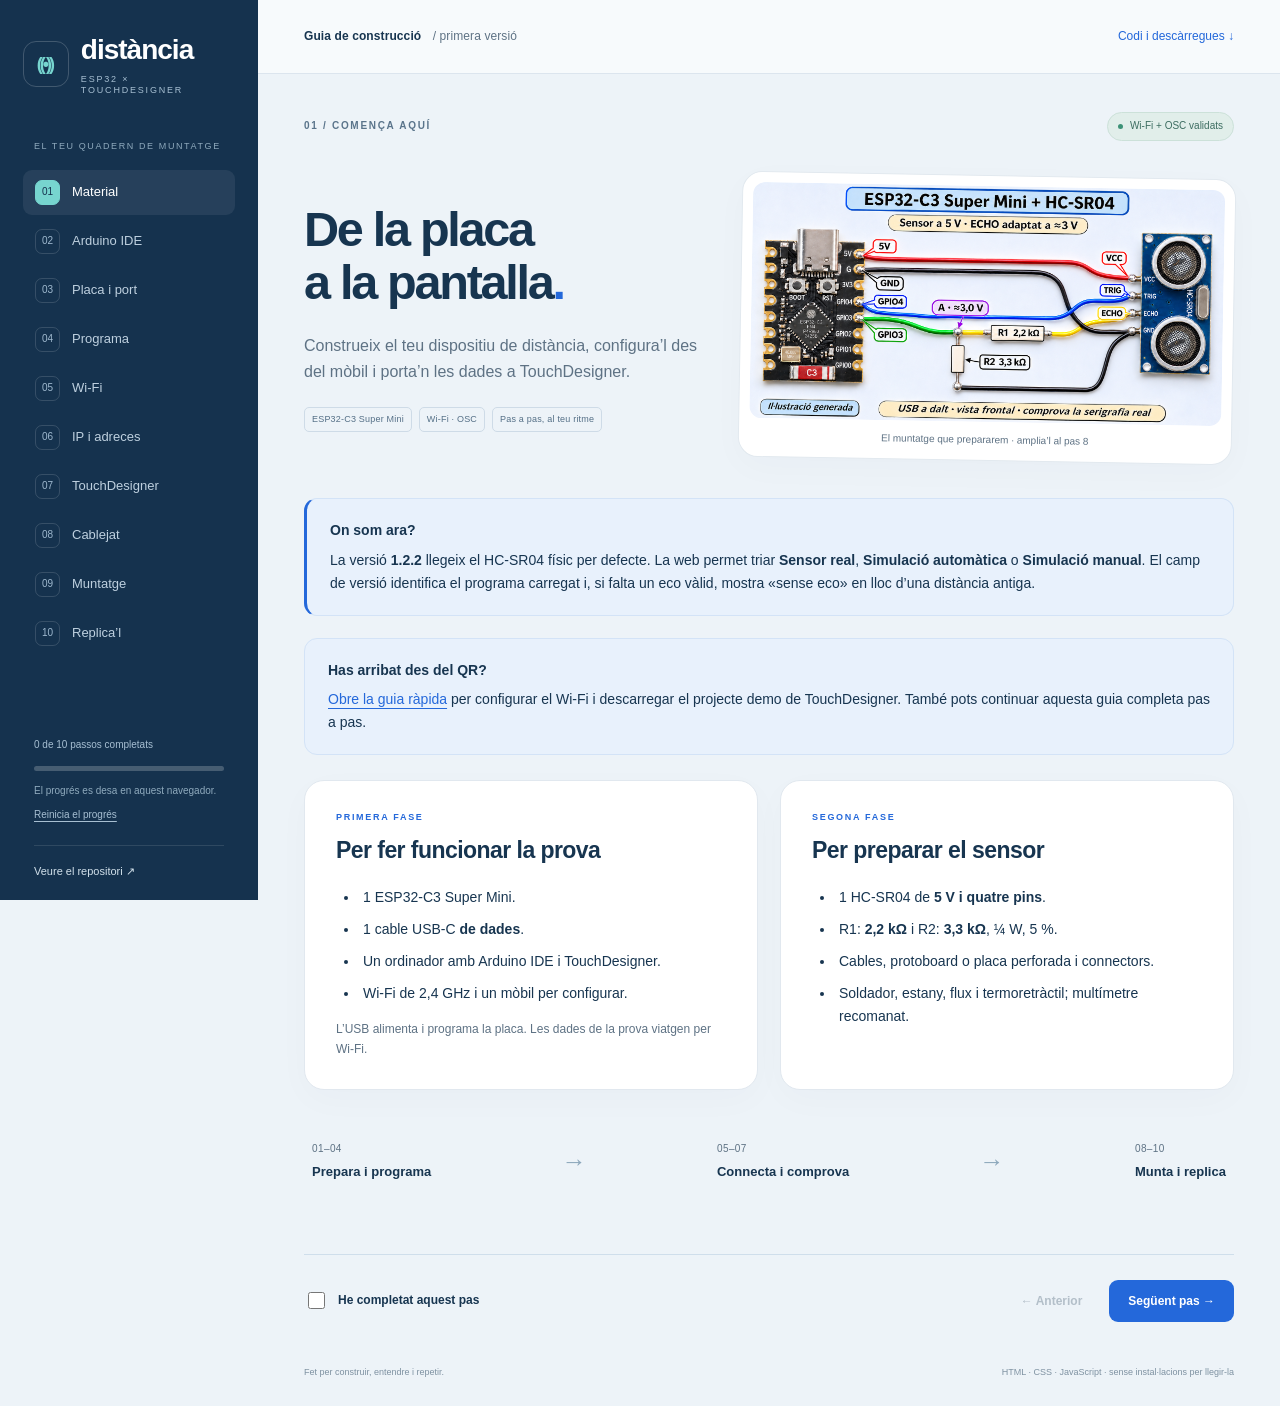
<file: docs/index.html>
<!doctype html>
<html lang="ca">
<head>
  <meta charset="utf-8">
  <meta name="viewport" content="width=device-width, initial-scale=1">
  <meta name="theme-color" content="#173e67">
  <meta name="description" content="Guia il·lustrada per preparar un ESP32-C3 Super Mini, configurar el Wi-Fi i enviar distàncies a TouchDesigner per OSC.">
  <title>Distància · ESP32 × TouchDesigner</title>
  <link rel="icon" href="assets/favicon.svg" type="image/svg+xml">
  <link rel="stylesheet" href="styles.css">
  <script src="app.js" defer></script>
</head>
<body>
<a class="skip-link" href="#pas">Ves al pas actual</a>
<aside class="sidebar" aria-label="Navegació de la guia">
  <a class="brand" href="#preparar"><span class="brand-mark" aria-hidden="true">((•))</span><span>distància<span class="brand-sub">ESP32 × TOUCHDESIGNER</span></span></a>
  <div class="side-intro">EL TEU QUADERN DE MUNTATGE</div>
  <nav id="step-nav" aria-label="Passos"></nav>
  <div class="side-bottom"><span id="progress-label">0 de 10 passos completats</span><progress id="progress" value="0" max="10"></progress><p>El progrés es desa en aquest navegador.</p><button class="text-button" id="reset-progress">Reinicia el progrés</button><a class="repo-link" href="https://github.com/jrevelldev/esp32-ultrasonic-touchdesigner" target="_blank" rel="noopener">Veure el repositori ↗</a></div>
</aside>
<div class="workspace">
  <header class="topbar"><span class="topbar-title">Guia de construcció <span class="muted">/ primera versió</span></span><a href="#programa" class="small-link">Codi i descàrregues ↓</a></header>
  <main id="pas" tabindex="-1">
    <div class="mobile-nav"><label for="mobile-steps">Ves a un pas</label><select id="mobile-steps"></select></div>
    <div class="step-heading"><span id="eyebrow" class="eyebrow">01 / COMENÇA AQUÍ</span><span class="version-badge"><i></i> Wi-Fi + OSC validats</span></div>

    <section class="step" id="preparar" data-title="Prepara el material" data-short="Material" data-category="COMENÇA AQUÍ">
      <div class="hero"><div><h1>De la placa<br>a la pantalla<span class="accent">.</span></h1><p class="lead">Construeix el teu dispositiu de distància, configura’l des del mòbil i porta’n les dades a TouchDesigner.</p><div class="hero-tags"><span>ESP32-C3 Super Mini</span><span>Wi-Fi · OSC</span><span>Pas a pas, al teu ritme</span></div></div><div class="hero-visual"><img src="assets/connexio-illustrada.png" alt="Il·lustració conceptual del cablejat de l’ESP32-C3 i el HC-SR04 amb dues resistències" width="1774" height="887"><span class="image-caption">El muntatge que prepararem · amplia’l al pas 8</span></div></div>
      <div class="notice status"><strong>On som ara?</strong><p>La versió <b>1.2.2</b> llegeix el HC-SR04 físic per defecte. La web permet triar <b>Sensor real</b>, <b>Simulació automàtica</b> o <b>Simulació manual</b>. El camp de versió identifica el programa carregat i, si falta un eco vàlid, mostra «sense eco» en lloc d’una distància antiga.</p></div>
      <div class="notice"><b>Has arribat des del QR?</b><p><a href="comenca.html">Obre la guia ràpida</a> per configurar el Wi-Fi i descarregar el projecte demo de TouchDesigner. També pots continuar aquesta guia completa pas a pas.</p></div>
      <div class="two-col"><article class="card"><span class="card-kicker">PRIMERA FASE</span><h2>Per fer funcionar la prova</h2><ul class="materials"><li>1 ESP32-C3 Super Mini.</li><li>1 cable USB-C <b>de dades</b>.</li><li>Un ordinador amb Arduino IDE i TouchDesigner.</li><li>Wi-Fi de 2,4 GHz i un mòbil per configurar.</li></ul><p class="hint">L’USB alimenta i programa la placa. Les dades de la prova viatgen per Wi-Fi.</p></article><article class="card"><span class="card-kicker">SEGONA FASE</span><h2>Per preparar el sensor</h2><ul class="materials"><li>1 HC-SR04 de <b>5 V i quatre pins</b>.</li><li>R1: <b>2,2 kΩ</b> i R2: <b>3,3 kΩ</b>, ¼ W, 5 %.</li><li>Cables, protoboard o placa perforada i connectors.</li><li>Soldador, estany, flux i termoretràctil; multímetre recomanat.</li></ul></article></div>
      <div class="path-strip"><span>01–04<br><b>Prepara i programa</b></span><i>→</i><span>05–07<br><b>Connecta i comprova</b></span><i>→</i><span>08–10<br><b>Munta i replica</b></span></div>
    </section>

    <section class="step" id="arduino" data-title="Instal·la Arduino IDE" data-short="Arduino IDE" data-category="PREPARA L’ORDINADOR" hidden>
      <h1>La teva taula de treball.</h1><p class="lead">Arduino IDE és l’aplicació amb què copiaràs el programa i el carregaràs a la placa. Només cal preparar-la una vegada per ordinador.</p>
      <article class="card"><h2>1. Descarrega i obre Arduino IDE 2</h2><ol class="instructions"><li>Ves a <a href="https://www.arduino.cc/en/software/" target="_blank" rel="noopener">arduino.cc/en/software ↗</a> i descarrega Arduino IDE 2 per al teu sistema. Al Mac, tria la versió adequada per Apple Silicon o Intel.</li><li>Al Mac, obre el fitxer descarregat i arrossega <b>Arduino IDE</b> a <b>Aplicacions</b>. Obre’l.</li><li>Connecta l’ESP directament a l’ordinador amb el cable USB-C. Si s’encén però no apareix cap port, prova un altre cable de dades i evita inicialment els hubs.</li></ol><div class="notice"><b>Versió amb què hem fet la prova</b><p>Arduino IDE 2.3.10 i paquet ESP32 3.3.12. Són les versions utilitzades en aquest projecte; no significa que siguin sempre les últimes.</p></div></article>
      <article class="card"><h2>2. Afegeix les plaques d’Espressif</h2><ol class="instructions"><li>Obre <b>Arduino IDE → Settings…</b> al Mac; a Windows/Linux, <b>File → Preferences</b>.</li><li>Al camp <b>Additional boards manager URLs</b>, afegeix aquesta adreça. Si ja n’hi ha d’altres, conserva-les i afegeix aquesta en una línia nova des del botó del costat.</li></ol><div class="copy-line"><code id="boards-url">https://espressif.github.io/arduino-esp32/package_esp32_index.json</code><button data-copy="boards-url">Copia</button></div><ol class="instructions" start="3"><li>Desa els ajustos. A l’esquerra, obre <b>Boards Manager</b> (icona de placa) i busca <b>esp32</b>.</li><li>Instal·la <b>esp32 by Espressif Systems</b>. Per reproduir la prova, selecciona <b>3.3.12</b> si està disponible. Espera que indiqui <b>installed</b>.</li></ol><div class="ide-mock" role="img" aria-label="Referència visual del paquet correcte: esp32 by Espressif Systems, versió 3.3.12, installed"><div class="mock-toolbar">BOARDS MANAGER <span>⌕ esp32</span></div><div class="mock-package"><span class="chip-icon" aria-hidden="true">▦</span><div><b>esp32</b><small>by Espressif Systems</small><span class="installed">3.3.12 installed</span></div><span class="mock-check">✓</span></div></div><p class="hint">Aquesta és una representació orientativa de la interfície. «Arduino ESP32 Boards by Arduino» és un altre paquet i no és el que fem servir aquí.</p></article>
      <article class="card"><h2>3. Biblioteques: ja les tens</h2><p>El programa actual fa servir <code>WiFi</code>, <code>WebServer</code>, <code>DNSServer</code>, <code>Preferences</code>, <code>WiFiUdp</code> i <code>esp_mac.h</code>. Tot ve inclòs amb el paquet d’Espressif.</p><p><b>No cal instal·lar cap biblioteca addicional al Library Manager.</b> WiFiManager i les biblioteques Adafruit que vam provar al principi no són necessàries per a aquesta versió.</p><p>Si apareix «WiFi.h: No such file or directory», revisa que el paquet ESP32 estigui instal·lat i que hagis seleccionat una placa ESP32 al pas següent.</p></article>
      <p class="source">Referència: <a href="https://docs.espressif.com/projects/arduino-esp32/en/latest/installing.html" target="_blank" rel="noopener">instal·lació oficial d’Arduino-ESP32 ↗</a>.</p>
    </section>

    <section class="step" id="placa" data-title="Selecciona la placa" data-short="Placa i port" data-category="PREPARA L’ORDINADOR" hidden>
      <h1>La placa correcta.<br>El port correcte.</h1><p class="lead">La Super Mini porta un ESP32-C3. A Arduino la seleccionarem amb el perfil genèric del C3.</p>
      <article class="card"><h2>Fes aquests ajustos</h2><ol class="instructions"><li>Al desplegable superior d’Arduino, prem <b>Select other board and port…</b>.</li><li>Busca i selecciona <b>ESP32C3 Dev Module</b>.</li><li>Selecciona el port USB de la placa. Al Mac acostuma a ser <code>/dev/cu.usbmodem…</code>; a Windows, <code>COM…</code>; a Linux, <code>/dev/ttyACM…</code>.</li><li>A <b>Tools → USB CDC On Boot</b>, selecciona <b>Enabled</b>. Mantén la resta dels ajustos per defecte del perfil.</li></ol><div class="settings-table"><div><span>Board</span><b>ESP32C3 Dev Module</b></div><div><span>USB CDC On Boot</span><b>Enabled</b></div><div><span>Port</span><b>El que apareix en connectar l’ESP</b></div><div><span>Serial Monitor</span><b>115200 baud</b></div></div><p class="hint">El nom «Unknown» o «unconfirmed board» pot aparèixer si l’IDE no reconeix automàticament la Super Mini. Pots associar-hi el perfil manualment.</p></article>
      <details class="card"><summary>No sé quin port és</summary><p>Desconnecta la placa i mira la llista de ports. Torna-la a connectar i tria el port nou. Els ports Bluetooth i <code>debug-console</code> no corresponen a aquesta connexió USB.</p><p>Si no apareix: prova un altre cable de dades i un altre connector USB. Si cal entrar al carregador, mantén <b>BOOT</b>, prem i deixa anar <b>RESET</b> i després deixa anar <b>BOOT</b>. Revisa de nou els ports.</p><p>Les Super Mini habituals utilitzen l’USB natiu del C3. No instal·lis un controlador CH340 o CP210x tret que la teva placa realment incorpori aquest convertidor.</p></details>
      <div class="notice warning"><b>«This chip is ESP32-C3, not ESP32»</b><p>Has triat <b>ESP32 Dev Module</b>. Canvia’l per <b>ESP32C3 Dev Module</b> i torna a carregar. No cal canviar el cablejat.</p></div>
      <p class="source">Referència: <a href="https://docs.espressif.com/projects/arduino-esp32/en/latest/tutorials/cdc_dfu_flash.html" target="_blank" rel="noopener">USB CDC a l’ESP32-C3 ↗</a>.</p>
    </section>

    <section class="step" id="programa" data-title="Carrega el programa" data-short="Programa" data-category="POSA-LI EL PROGRAMA" hidden>
      <h1>Un programa.<br>Totes les plaques.</h1><p class="lead">Descarrega’l i carrega’l sencer. El nom Wi-Fi de cada dispositiu es crea automàticament: no has d’editar el codi per fer-ne un altre.</p>
      <article class="card"><h2>Opció fàcil: obre el projecte Arduino</h2><a class="button primary" href="downloads/ESP32_OSC_Demo.zip" download>↓ Descarrega el programa Arduino</a><ol class="instructions"><li>Descomprimeix el ZIP. Obre <b>ESP32_OSC_Demo/ESP32_OSC_Demo.ino</b> amb Arduino IDE. La carpeta i el fitxer han de tenir el mateix nom.</li><li>Comprova de nou <b>ESP32C3 Dev Module</b>, el port USB i <b>USB CDC On Boot → Enabled</b>.</li><li>Prem <b>Verify ✓</b> per compilar. Després prem <b>Upload →</b> per carregar-lo.</li><li>Espera fins que aparegui <b>Hash of data verified</b> i el reinici final, sense cap error vermell.</li><li>Obre <b>Tools → Serial Monitor</b> i selecciona <b>115200 baud</b>. Prem <b>RESET</b> breument, amb BOOT sense prémer, per tornar a veure l’arrencada.</li></ol><div class="terminal"><span>Dispositiu: A1B2C3D4E5F6</span><span>Xarxa de configuracio: ESP-Config-A1B2C3D4E5F6</span><span>CONFIGURACIO OBERTA: ESP-Config-A1B2C3D4E5F6</span><span>Portal: http://192.168.4.1</span></div><p class="hint">Exemple de sortida. Els 12 caràcters de la teva placa seran diferents.</p></article>
      <article class="card"><h2>Prefereixes copiar i enganxar?</h2><p>Crea un sketch nou, esborra’n tot el contingut i enganxa el programa complet. Desa’l abans de carregar.</p><div class="button-row"><button class="button secondary" id="copy-firmware">Copia tot el codi</button><a class="button quiet" href="downloads/ESP32_OSC_Demo.ino" download>Descarrega només el .ino</a></div><details id="code-details"><summary>Veure el codi complet</summary><pre class="code-view"><code id="firmware-code">Carregant el programa…</code></pre></details><p id="code-state" class="hint" role="status"></p></article>
      <details class="card"><summary>La càrrega o el monitor sèrie fallen</summary><ul><li><b>undefined reference to setup() / loop():</b> copia el fitxer complet, incloses aquestes dues funcions.</li><li><b>Connecting… sense avançar:</b> tanca el monitor sèrie i entra al carregador amb BOOT + RESET, tal com s’explica al pas anterior. Torna a triar el port i carrega.</li><li><b>Després de carregar no veig missatges:</b> habilita USB CDC, torna a carregar, revisa si ha canviat el port i prem RESET.</li></ul></details>
      <div class="notice"><b>Sobre aquesta còpia del programa</b><p>Inclou lectura real i els dos modes de simulació. Per fer-la reutilitzable, la destinació OSC inicial està buida: al pas 7 hi posaràs la IP del teu ordinador. Les configuracions ja desades en una placa es conserven.</p></div>
    </section>

    <section class="step" id="wifi" data-title="Configura el Wi-Fi" data-short="Wi-Fi" data-category="CONNECTA EL DISPOSITIU" hidden>
      <h1>Primer el mòbil.<br>Després, la xarxa de casa.</h1><p class="lead">L’ESP obre un Wi-Fi temporal perquè li indiquis a quina xarxa s’ha de connectar. Un cop configurat, treballa dins la teva xarxa.</p>
      <article class="card"><h2>Primera configuració</h2><ol class="instructions"><li>Mantén l’ESP alimentat. Al mòbil, obre els ajustos de Wi-Fi i busca <b>ESP-Config-XXXXXXXXXXXX</b>. El nom exacte es veu al monitor sèrie.</li><li>Connecta-t’hi amb la contrasenya <b>Configura32</b>. Accepta continuar connectat encara que avisi que no hi ha Internet.</li><li>Si el formulari no s’obre automàticament, escriu <a href="http://192.168.4.1" target="_blank" rel="noopener"><b>http://192.168.4.1</b></a> al navegador. Fes-ho des del dispositiu connectat al Wi-Fi de l’ESP.</li><li>Tria la teva xarxa de <b>2,4 GHz</b> al desplegable, o prem <b>Torna a buscar</b>. També pots escriure’n el nom si és una xarxa oculta.</li><li>Introdueix la contrasenya de la teva xarxa. A la primera prova, <b>deixa la IP fixa buida</b>: el router n’assignarà una.</li><li>Prem <b>Desa i connecta</b>. Anota la IP que indica el resultat o el monitor sèrie. El portal es tanca aproximadament 20 segons després de connectar.</li><li>Torna a connectar el mòbil o l’ordinador al <b>Wi-Fi de casa</b> i obre <b>http://IP-DE-L’ESP</b>. Ara veuràs la web de la prova.</li></ol></article>
      <article class="card network-card"><h2>Quina xarxa i quina adreça?</h2><div class="segmented" role="group" aria-label="Veure mode de xarxa"><button class="active" data-network="config" aria-pressed="true">Configuració</button><button data-network="normal" aria-pressed="false">Ús normal</button></div><div id="network-config" class="network-view"><div class="network-device">📱<b>Mòbil</b><small>Connectat a ESP-Config-…</small></div><span class="network-arrow">⇄</span><div class="network-device">▦<b>ESP32</b><code>192.168.4.1</code></div><p>El portal viu al Wi-Fi temporal de l’ESP. No cal Internet.</p></div><div id="network-normal" class="network-view" hidden><div class="network-device">▦<b>ESP32</b><small>IP que li dona el router</small></div><span class="network-arrow">⇄</span><div class="network-device">⌁<b>Router</b><small>Wi-Fi de casa</small></div><span class="network-arrow">⇄</span><div class="network-device">▱<b>Ordinador</b><small>Navegador + TouchDesigner</small></div><p>Obre la IP de l’ESP per veure la web. Les dades OSC van a la IP de l’ordinador.</p></div></article>
      <article class="card"><h2>BOOT i LED: el teu indicador d’estat</h2><div class="led-grid"><div><i class="led solid"></i><b>Encès fix</b><span>Connectat, portal tancat.</span></div><div><i class="led slow"></i><b>Parpelleig lent</b><span>Intentant connectar.</span></div><div><i class="led regular"></i><b>Parpelleig regular</b><span>Configuració oberta.</span></div><div><i class="led fast"></i><b>Parpelleig molt ràpid</b><span>Ja han passat 5 segons: deixa anar BOOT.</span></div></div><p>Per reconfigurar, mantén <b>BOOT 5 segons i deixa’l anar</b>. Fes-ho amb la placa ja en marxa. <b>RESET</b> només reinicia i conserva els ajustos. El LED d’aquesta Super Mini és a GPIO8 i s’encén amb nivell baix; altres variants poden diferir.</p></article>
      <details class="card"><summary>No apareix el Wi-Fi o no connecta</summary><p>Comprova el nom exacte al monitor sèrie i busca’l també amb el mòbil a prop de la placa. Reobre el portal amb BOOT i torna a mirar la llista de xarxes. Una xarxa amb un nom llarg aleatori no és l’ESP si no coincideix amb el nom imprès al monitor.</p><p>El programa inclou els dos ajustos que van resoldre la prova amb aquesta placa: potència reduïda a <b>8,5 dBm</b> i cerca de tots els canals per prioritzar el punt d’accés amb millor senyal. Mantén el cablejat lluny de l’antena. Si falla encara, prova una altra alimentació USB i una xarxa de 2,4 GHz senzilla abans de concloure que l’antena està avariada.</p><p>Una xarxa de convidats o amb aïllament de clients pot impedir que l’ordinador vegi l’ESP encara que tots dos estiguin connectats.</p></details>
    </section>

    <section class="step" id="ip" data-title="Decideix la IP" data-short="IP i adreces" data-category="CONNECTA EL DISPOSITIU" hidden>
      <h1>Una adreça fàcil<br>de tornar a trobar.</h1><p class="lead">Comença amb IP automàtica. Quan tot funcioni, pots conservar-la amb una reserva al router o configurar una IP fixa a l’ESP.</p>
      <div class="two-col"><article class="card"><span class="card-kicker">OPCIÓ SENZILLA</span><h2>Reserva al router</h2><p>Deixa la IP de l’ESP buida (DHCP). A l’administració del router, busca la llista de clients i reserva una IP per a aquest dispositiu.</p><p>El nom del menú varia segons el router: «DHCP reservation», «Static lease» o «reserva d’adreça».</p></article><article class="card"><span class="card-kicker">DES DEL PORTAL DE L’ESP</span><h2>IP fixa al dispositiu</h2><ol><li>Connecta primer amb DHCP.</li><li>Obre de nou el portal amb BOOT.</li><li>Porta d’enllaç, màscara i DNS s’omplen amb la xarxa actual.</li><li>Tria una IP lliure del mateix rang i desa.</li></ol></article></div>
      <article class="card"><h2>Els quatre camps, sense endevinar</h2><div class="table-wrap"><table><thead><tr><th>Camp</th><th>D’on el treus?</th></tr></thead><tbody><tr><td>IP fixa de l’ESP</td><td>Una adreça lliure de la teva subxarxa. Exclou-la del rang DHCP o reserva-la al router.</td></tr><tr><td>Porta d’enllaç</td><td>La IP real del router; el portal l’agafa de la connexió DHCP actual.</td></tr><tr><td>Màscara</td><td>La que anuncia el router. Sovint és 255.255.255.0, però conserva la detectada.</td></tr><tr><td>DNS</td><td>El detectat. Si queda buit amb una IP fixa, el programa utilitza la IP del router.</td></tr></tbody></table></div><div class="notice"><b>No hi ha uns valors universals per a totes les cases.</b><p>La primera connexió per DHCP evita haver d’inventar-los. No posis 192.168.4.1 com a IP fixa: és l’adreça del portal temporal.</p></div></article>
      <article class="card notebook"><span class="card-kicker">EL TEU DISPOSITIU</span><h2>Apunta les adreces</h2><p>Aquestes notes es desen només en aquest navegador. No enviem dades a cap servidor ni et demanem contrasenyes.</p><form id="device-notes"><div class="form-grid"><label>Nom o identificador<input id="note-name" name="name" placeholder="Ex. sensor entrada" maxlength="64"></label><label>IP de l’ESP<input id="note-esp" name="esp" inputmode="decimal" placeholder="Ex. 192.168.1.50"></label><label>IP de l’ordinador<input id="note-computer" name="computer" inputmode="decimal" placeholder="Ex. 192.168.1.100"></label><label>Port OSC<input id="note-port" name="port" type="number" min="1024" max="65535" value="9000"></label></div><div class="button-row"><button class="button primary" type="submit">Desa les notes</button><button class="button secondary" id="open-esp" type="button">Obre la web de l’ESP ↗</button><button class="button quiet" id="export-notes" type="button">Exporta les notes ↓</button></div></form><p id="notes-status" class="hint" role="status"></p><p class="hint">La guia de GitHub Pages no es connecta a l’ESP en segon pla. El botó obre la seva web local en una altra pestanya.</p></article>
    </section>

    <section class="step" id="touchdesigner" data-title="Comprova TouchDesigner" data-short="TouchDesigner" data-category="POSA LES DADES EN MOVIMENT" hidden>
      <h1>Les distàncies<br>ja es mouen.</h1><p class="lead">Pots comprovar tota la ruta amb una simulació abans de passar a la lectura física. La placa arrenca en mode Sensor real; selecciona explícitament la simulació per a aquesta prova.</p>
      <article class="card"><h2>1. Prepara TouchDesigner</h2><ol class="instructions"><li>Descarrega TouchDesigner des de <a href="https://derivative.ca/download" target="_blank" rel="noopener">Derivative ↗</a>, instal·la’l i completa l’activació que et demani. La prova es va fer amb <b>2025.32460</b>; utilitza aquesta versió o una compatible més recent.</li><li>Descarrega i obre el projecte següent. No cal instal·lar cap paquet Python ni cap biblioteca OSC addicional.</li></ol><div class="button-row"><a class="button primary" href="downloads/Prova_ESP32_TouchDesigner.toe" download>↓ Projecte TouchDesigner (.toe)</a><a class="button secondary" href="downloads/Prova_ESP32_TouchDesigner.tox" download>↓ Component reutilitzable (.tox)</a></div><p class="hint">El .toe obre la prova completa i mostra el panell directament al node <code>esp32_demo</code>. El .tox es pot arrossegar a la xarxa d’un altre projecte. Selecciona <code>esp32_demo</code> a <code>/project1</code> i obre <b>Ball Controls</b> per ajustar Near, Far, les mides, la suavitat i invertir el moviment. Sense eco vàlid o sense dades recents, la bola es mou suaument fins a l’estat «lluny».</p><p>També els trobaràs a <a href="https://github.com/jrevelldev/esp32-ultrasonic-touchdesigner/releases/tag/v1.2.2" target="_blank" rel="noopener">la release v1.2.2 ↗</a>. La web del sensor hi enllaça amb <b>Descarrega el patch de TouchDesigner</b>; cal Internet per descarregar-lo.</p></article>
      <article class="card"><h2>2. Digues a l’ESP on ha d’enviar</h2><ol class="instructions"><li>Connecta l’ordinador al mateix Wi-Fi de casa que l’ESP.</li><li>Al Mac, consulta la seva IP a <b>System Settings → Wi-Fi → Details… → TCP/IP</b>. A Windows, a les propietats de la connexió Wi-Fi, busca <b>IPv4 address</b>.</li><li>Obre la web de l’ESP. A <b>TouchDesigner · OSC</b>, escriu <b>la IP de l’ordinador</b> i el port <b>9000</b>. Prem <b>Desa destinació OSC</b>.</li><li>A TouchDesigner, dins <code>/project1/esp32_demo</code>, selecciona <b>osc_in</b> (OSC In CHOP) i comprova <b>Network Port = 9000</b> i <b>Active = On</b>. Permet les connexions entrants de TouchDesigner si el tallafoc ho demana.</li></ol><div class="notice"><b>Dues IP amb feines diferents</b><p><b>IP de l’ESP:</b> per entrar a la seva web. <b>IP de l’ordinador:</b> destinació dels missatges OSC. No les intercanviïs.</p></div></article>
      <article class="card"><h2>3. Fes una prova que puguis comprovar</h2><ol class="instructions"><li>A la web de l’ESP, a <b>Font de la distància</b>, selecciona <b>Simulació manual</b>, posa <b>42 cm</b> i prem <b>Aplica font de dades</b>.</li><li>A TouchDesigner, la distància ha de marcar <b>42</b> i la proximitat aproximadament <b>0,878</b>.</li><li>Prova <b>155 cm</b>: la proximitat serà <b>0,25</b>. Després tria <b>Simulació automàtica</b> per veure el moviment de 20 a 200 cm, o <b>Sensor real</b> per llegir el HC-SR04 connectat.</li></ol><figure><img class="td-image" src="assets/touchdesigner-prova.png" alt="Captura de la prova real de comunicació ESP32 a TouchDesigner amb el panell de distància" loading="lazy" width="1280" height="720"><figcaption>Captura de la prova de comunicació. La distància era generada per l’ESP, sense sensor físic.</figcaption></figure><p>El comptador <code>/sensor/seq</code> canvia amb cada enviament. Si no arriba una seqüència nova durant 1,5 segons, el panell mostra que està esperant la placa. En reiniciar l’ESP, torna el mode Sensor real. El panell actualitzat de TouchDesigner identifica real/simulat i mostra «sense eco» quan no hi ha una mesura vàlida.</p></article>
      <article class="card"><h2>4. Tria on suavitzar</h2><p>La bola utilitza <code>ball_target</code> → <code>ball_smooth</code> i els controls visuals <b>Ball Controls</b>. Pots canviar Near, Far i Smoothing sense editar fórmules; quan no hi ha lectura vàlida es comporta com «lluny».</p><ol class="instructions"><li>A la web de l’ESP, obre <b>Lectura i suavitzat</b>. Comença amb <b>70 ms</b> i <b>Raw · sense filtre</b>. Desa.</li><li>Per filtrar a l’ESP, tria <b>EMA</b> amb <b>alpha 0,25</b>. Un alpha més petit suavitza més i respon més lentament; 1 deixa la dada sense suavitzar. El canal <code>/sensor/raw</code> sempre es conserva.</li><li>Per filtrar a TD, deixa Raw a l’ESP i utilitza <code>suavitzat_td</code>, connectat a <code>raw_cm</code>. És un Lag CHOP; els seus Lag Up/Down els controla <b>Smoothing (s)</b> a <b>Ball Controls</b> (0,25 s per defecte).</li><li>Compara amb <code>filtrada_esp_cm</code> i comprova <code>validesa</code>: 0 significa sense eco; −1 no és una distància física. El panell principal mostra <code>/sensor/distancia</code>; <code>ball_smooth</code> controla la mida visual de la bola, també quan falta senyal.</li></ol><p>El ritme de lectura i el suavitzat són ajustos diferents. El HC-SR04 necessita més de 60 ms entre impulsos; 60 FPS a TD no vol dir 60 mesures noves per segon. La web consulta aproximadament cada 100 ms, sense acumular peticions, i mostra també l’interval real i l’eco en microsegons. Si deixa de rebre resposta, indica que està reconnectant.</p><p class="source">Referències: <a href="https://derivative.ca/UserGuide/Lag_CHOP" target="_blank" rel="noopener">Lag CHOP ↗</a> · <a href="https://docs.sunfounder.com/projects/3in1-kit-r4/en/latest/components/component_ultrasonic_module.html" target="_blank" rel="noopener">Temps entre mesures HC-SR04 ↗</a>.</p></article>
      <details class="card"><summary>Quins canals puc utilitzar?</summary><div class="table-wrap"><table><thead><tr><th>Missatge OSC</th><th>Contingut</th></tr></thead><tbody><tr><td><code>/sensor/distancia</code></td><td>Float, centímetres: raw o EMA segons la sortida triada.</td></tr><tr><td><code>/sensor/proximitat</code></td><td>Float 0–1: 0 a 200 cm; 1 a 20 cm.</td></tr><tr><td><code>/sensor/simulat</code></td><td>Int: 0 per al sensor real; 1 per a simulació.</td></tr><tr><td><code>/sensor/valid</code></td><td>Int: 1 si la lectura és vàlida; 0 si no hi ha eco vàlid.</td></tr><tr><td><code>/sensor/raw</code></td><td>Float, cm sense filtre; node raw_cm.</td></tr><tr><td><code>/sensor/filtrada</code></td><td>Float, cm després d’EMA; node filtrada_esp_cm.</td></tr><tr><td><code>/sensor/echo_us</code></td><td>Int, durada física de l’eco en µs; 0 en simulació o sense eco.</td></tr><tr><td><code>/sensor/interval_ms</code></td><td>Int, interval real entre mesures.</td></tr><tr><td><code>/sensor/timestamp_ms</code></td><td>Int, instant de la mostra des de l’arrencada, en ms.</td></tr><tr><td><code>/sensor/seq</code></td><td>Int, comptador de lectures.</td></tr></tbody></table></div><p>Un enviament per mesura: 100 ms per defecte, configurable entre 70 i 1000 ms. Amb 70 ms, aproximadament 13–14 mesures/s. Les dades invàlides valen −1 per OSC; comprova sempre /sensor/valid. Els Select CHOP <code>distancia_cm</code> i <code>proximitat</code> ja t’aïllen els dos valors principals.</p></details>
      <details class="card"><summary>La web funciona però TouchDesigner no rep</summary><ul><li>Revisa la IP actual de l’ordinador i desa-la de nou a l’ESP.</li><li>Comprova que l’ESP i OSC In CHOP utilitzin el mateix port UDP.</li><li>Tanca altres aplicacions o una segona còpia del projecte que estiguin ocupant el port.</li><li>Revisa el tallafoc i evita xarxes de convidats que aïllen els dispositius.</li><li>Si l’ordinador té Wi-Fi i Ethernet alhora, comprova que la IP de destinació sigui accessible des de la xarxa de l’ESP.</li></ul></details>
      <p class="source">Referència: <a href="https://docs.derivative.ca/OSC_In_CHOP" target="_blank" rel="noopener">OSC In CHOP ↗</a>.</p>
    </section>

    <section class="step" id="cablejat" data-title="Entén el cablejat" data-short="Cablejat" data-category="PREPARA EL SENSOR FÍSIC" hidden>
      <h1>Quatre senyals.<br>Una protecció essencial.</h1><p class="lead">El HC-SR04 de 5 V retorna un ECHO de 5 V. Les dues resistències el redueixen aproximadament a 3 V abans d’entrar al GPIO3.</p>
      <div class="notice warning"><b>Segueix les etiquetes de la placa real.</b><p>La il·lustració s’ha refet amb la vista frontal de la Super Mini i el sensor que has passat. Amb l’USB a dalt, 5V i GND són els dos primers pins del costat dret; GPIO4 és el quart i GPIO3 el cinquè. La cara posterior els mostra al costat esquerre. Comprova sempre la serigrafia: la il·lustració continua sent generada.</p></div>
      <figure class="wiring-figure"><button class="image-zoom" data-zoom="assets/connexio-illustrada.png" aria-label="Amplia la il·lustració de connexions"><img src="assets/connexio-illustrada.png" alt="Connexions conceptuals: 5V a VCC; GPIO4 a TRIG; ECHO a R1 de 2,2 kΩ, node A a GPIO3 i R2 de 3,3 kΩ a GND" loading="lazy" width="1774" height="887"><span>Amplia la imatge ↗</span></button><figcaption>Il·lustració refeta segons les referències: botons sota l’USB, antena a baix i sensor en vertical amb els quatre pins cap a l’ESP. No és una fotografia d’un muntatge validat.</figcaption></figure>
      <article class="card"><h2>Les referències del teu muntatge</h2><p>Imatges originals que has facilitat, sense modificar. La primera és la cara amb els components i la segona, la cara posterior. No intercanviïs els costats en girar la placa.</p><div class="two-col photo-references"><figure><button class="image-zoom" data-zoom="assets/referencies/esp32-c3-frontal.png" aria-label="Amplia la foto frontal de la placa"><img src="assets/referencies/esp32-c3-frontal.png" alt="Referència frontal de la Super Mini: USB a dalt, BOOT i RST sota l’USB, antena a baix; 5V i G al costat dret" loading="lazy" width="1016" height="1210"></button><figcaption><b>Frontal.</b> A la dreta, de dalt a baix: 5V · GND · 3V3 · GPIO4 · GPIO3 · GPIO2 · GPIO1 · GPIO0.</figcaption></figure><figure><button class="image-zoom" data-zoom="assets/referencies/esp32-c3-posterior.png" aria-label="Amplia la foto posterior de la placa"><img src="assets/referencies/esp32-c3-posterior.png" alt="Referència posterior amb USB a dalt: els pins 5V, GND, 3V3, GPIO4 i GPIO3 es veuen al costat esquerre" loading="lazy" width="978" height="782"></button><figcaption><b>Posterior.</b> Els mateixos pins són a l’esquerra; no és un altre pinout.</figcaption></figure></div><figure class="sensor-reference"><button class="image-zoom" data-zoom="assets/referencies/hc-sr04-frontal.png" aria-label="Amplia la foto del sensor"><img src="assets/referencies/hc-sr04-frontal.png" alt="HC-SR04 amb les càpsules de davant i els pins cap avall: d’esquerra a dreta VCC, TRIG, ECHO i GND" loading="lazy" width="1306" height="770"></button><figcaption><b>Sensor de davant, pins avall:</b> VCC · TRIG · ECHO · GND, d’esquerra a dreta.</figcaption></figure></article>
      <article class="card"><h2>El puc alimentar a 3,3 V i estalviar-me les resistències?</h2><p><b>Amb el HC-SR04 estàndard de la imatge, mantén el muntatge a 5 V i les dues resistències.</b> La foto no acredita una variant compatible amb 3,3 V. Alguns HC-SR04 semblen funcionar amb menys tensió, però la lectura pot perdre fiabilitat; no és la configuració que utilitzem en aquesta guia.</p><div class="table-wrap"><table><thead><tr><th>Part del circuit actual</th><th>Tensió / adaptació</th></tr></thead><tbody><tr><td>Alimentació VCC del sensor</td><td>5 V del pin 5V de l’ESP, quan s’alimenta per USB.</td></tr><tr><td>TRIG des de GPIO4</td><td>Impuls de 3,3 V directe; no necessita divisor.</td></tr><tr><td>ECHO cap a GPIO3</td><td>5 V → R1 2,2 kΩ + R2 3,3 kΩ → aproximadament 3 V.</td></tr></tbody></table></div><p><b>Per prescindir del divisor, cal un sensor amb alimentació i sortida ECHO especificades per a 3,3 V.</b> Per exemple, un <a href="https://www.adafruit.com/product/4019" target="_blank" rel="noopener">US-100 compatible amb 3,3 V ↗</a>, alimentat a 3V3 i en mode TRIG/ECHO (jumper posterior retirat), permet aquesta connexió lògica directa. En aquell cas cal revisar el seu pinout i mode abans de muntar; no és el HC-SR04 d’aquestes fotos.</p><p>No conservis el divisor actual si en el futur fas servir un ECHO realment de 3,3 V: el reduiria a <b>1,98 V</b>, que no garanteix un nivell alt vàlid a l’ESP32-C3.</p><p class="source">Fonts: <a href="https://learn.adafruit.com/distance-measurement-ultrasound-hcsr04/connect-the-sensor" target="_blank" rel="noopener">HC-SR04 i funcionament a 3,3 V ↗</a> · <a href="https://learn.adafruit.com/ultrasonic-sonar-distance-sensors/pinouts" target="_blank" rel="noopener">alimentació i nivells de TRIG/ECHO ↗</a>.</p></article>
      <article class="card"><h2>La taula que mana</h2><div class="table-wrap"><table><thead><tr><th>Des de</th><th>Fins a</th><th>Connexió</th></tr></thead><tbody><tr><td>ESP 5V</td><td>Sensor VCC</td><td>Directa; alimentació des de l’USB.</td></tr><tr><td>ESP G / GND</td><td>Sensor GND</td><td>Directa; també hi va R2.</td></tr><tr><td>ESP 4 / GPIO4</td><td>Sensor TRIG</td><td>Directa; impuls de control de 3,3 V.</td></tr><tr><td>Sensor ECHO</td><td>R1, 2,2 kΩ</td><td>L’altre extrem de R1 va al punt A.</td></tr><tr><td>Punt A</td><td>ESP 3 / GPIO3</td><td>Al mateix punt hi va un extrem de R2.</td></tr><tr><td>R2, 3,3 kΩ</td><td>GND comú</td><td>Entre el punt A i GND.</td></tr></tbody></table></div></article>
      <article class="card"><h2>El punt A és una unió de tres terminals</h2><pre class="circuit">ECHO ── R1 · 2,2 kΩ ──●──── GPIO3
                      │
                   R2 · 3,3 kΩ
                      │
                     GND</pre><p><b>5 × 3,3 / (2,2 + 3,3) = 3,0 V.</b> Les resistències no tenen polaritat, però els valors no es poden intercanviar en aquest esquema. No connectis ECHO directament al GPIO.</p><p>R1 i R2 no redueixen l’alimentació del sensor: VCC continua rebent 5 V. El GPIO mesura la tensió del punt A i pràcticament no absorbeix corrent.</p></article>
      <details class="card"><summary>Veure el recorregut del corrent</summary><button class="image-zoom" data-zoom="assets/corrent-divisor.svg" aria-label="Amplia la il·lustració del corrent"><img src="assets/corrent-divisor.svg" alt="Quan ECHO és alt, el corrent convencional recorre ECHO, R1, punt A, R2 i GND; la branca GPIO3 només mesura la tensió" loading="lazy" width="1600" height="1120"><span>Amplia la imatge ↗</span></button><p>Quan ECHO és alt, el divisor deixa passar aproximadament <b>0,91 mA</b>. Les fletxes taronges representen corrent convencional; els electrons es desplacen en sentit contrari.</p></details>
      <div class="button-row"><a class="button secondary" href="downloads/Esquema_ESP32_HCSR04.svg" download>↓ Esquema funcional SVG</a><a class="button quiet" href="downloads/Guia_de_connexio_i_soldadura.md" download>↓ Guia de soldadura</a></div>
      <p class="source">Referències: <a href="https://learn.adafruit.com/ultrasonic-sonar-distance-sensors?view=all" target="_blank" rel="noopener">HC-SR04 i adaptació d’ECHO ↗</a> · <a href="https://nuttx.apache.org/docs/latest/platforms/risc-v/esp32c3/boards/esp32c3-supermini/index.html" target="_blank" rel="noopener">referència de la Super Mini ↗</a>.</p>
    </section>

    <section class="step" id="soldadura" data-title="Munta i comprova" data-short="Muntatge" data-category="PREPARA EL SENSOR FÍSIC" hidden>
      <h1>Primer comprova.<br>Després fixa-ho.</h1><p class="lead">Fes primer una prova provisional si tens protoboard. Per soldar, desconnecta l’USB i tota altra alimentació.</p>
      <article class="card"><h2>Ordre de muntatge</h2><ol class="instructions"><li><b>Identifica els pins reals.</b> Sensor: VCC, TRIG, ECHO i GND. ESP: 5V, G/GND, 4 i 3. Mirar la placa per l’altra cara pot invertir l’ordre visual.</li><li><b>Mesura R1 i R2</b> o comprova els seus valors abans de tallar les potes. Utilitza cables curts, uns 10–20 cm per a la primera prova.</li><li><b>Crea el punt A:</b> un extrem de R1, un extrem de R2 i el cable a GPIO3 units al mateix punt.</li><li>Uneix l’extrem lliure de <b>R1 a ECHO</b>. Uneix l’extrem lliure de <b>R2 al GND comú</b>.</li><li>Uneix <b>GND del sensor amb GND de l’ESP</b>. Connecta <b>TRIG a GPIO4</b> i <b>VCC a 5V</b>.</li><li>Per soldar, estanya el cable, escalfa el terminal i el coure alhora, aporta estany i retira la punta quan hagi fluït. Si no flueix en pocs segons, deixa refredar i revisa el flux i la punta.</li><li>Inspecciona les unions. Aïlla-les amb termoretràctil i fixa els cables perquè una estrebada no arrenqui els pads. Treballa amb ventilació.</li></ol><p class="hint">En una placa perforada amb pistes contínues, comprova que el coure no curtcircuiti els extrems d’una resistència.</p></article>
      <article class="card checklist"><h2>Abans de tornar a posar l’USB</h2><label><input type="checkbox" data-check="power-off"> He fet el muntatge sense alimentació.</label><label><input type="checkbox" data-check="labels"> He seguit les etiquetes reals dels pins.</label><label><input type="checkbox" data-check="divider"> ECHO passa per R1; GPIO3 és al punt A i R2 acaba a GND.</label><label><input type="checkbox" data-check="short"> He comprovat que no hi ha curtcircuit entre 5V i GND.</label><label><input type="checkbox" data-check="isolation"> No hi ha ponts, fils solts ni unions exposades.</label><label><input type="checkbox" data-check="antenna"> L’antena està lliure de metall i les càpsules del sensor tenen espai al davant.</label><p class="hint">Alimenta el conjunt només des de l’USB de l’ESP per a aquesta prova. No afegeixis una segona font de 5 V alhora.</p></article>
      <details class="card"><summary>Comprovar el divisor amb multímetre</summary><p>Amb el sensor i el GPIO3 <b>desconnectats del divisor</b>, aplica temporalment 5 V a l’extrem lliure de R1 i GND a l’extrem lliure de R2. Mesura el punt A respecte de GND: ha de donar prop de 3 V.</p><p>Desconnecta l’alimentació i <b>retira la connexió temporal a 5 V</b> abans de connectar ECHO i GPIO3 segons l’esquema. No deixis aquest pont al muntatge final.</p></details>
      <div class="notice warning"><b>Comprova la lectura real.</b><p>Amb el cablejat revisat, selecciona <b>Sensor real · HC-SR04</b> a la web i prem <b>Aplica font de dades</b>. Acosta un objecte pla a 20–50 cm: la lectura ha de seguir el moviment. La versió 1.2.2 mesura ECHO a GPIO3 després d’un impuls a GPIO4; sense eco vàlid mostra «— cm». La simulació sempre queda identificada com a tal.</p></div>
      <article class="card"><h2>Caixa imprimible en 3D</h2><p>Quan el circuit ja funcioni, pots protegir-lo amb aquesta caixa de dues peces. El paquet inclou els STL del cos i la tapa, els fitxers de Blender, un generador paramètric i imatges de referència.</p><figure><img src="assets/muntatge-explotat-caixa.png" alt="Vista explotada de la caixa del sensor i les seves peces" loading="lazy" style="max-width:100%;height:auto"><figcaption>Comprova les dimensions del teu muntatge abans d’imprimir i fes una prova d’encaix.</figcaption></figure><div class="button-row"><a class="button secondary" href="downloads/sensor-box-3D-files.zip" download>↓ Descarrega la caixa 3D (ZIP)</a></div></article>
    </section>

    <section class="step" id="replicar" data-title="Fes un altre dispositiu" data-short="Replica’l" data-category="REPETEIX EL MUNTATGE" hidden>
      <h1>El segon,<br>amb la mateixa recepta.</h1><p class="lead">El programa és el mateix. Canvien la identitat de la placa, la seva IP i el port amb què la distingiràs a TouchDesigner.</p>
      <article class="card"><h2>La recepta per a cada placa nova</h2><ol class="instructions"><li>Carrega el mateix <b>ESP32_OSC_Demo.ino</b>. En un ordinador ja preparat no cal tornar a instal·lar Arduino ni el paquet ESP32.</li><li>Anota el seu nom <b>ESP-Config-…</b>. El sufix prové de la MAC completa de fàbrica: és individual i estable, no un número aleatori que canviï cada cop.</li><li>Configura el Wi-Fi primer per DHCP i anota la IP nova. Cada ESP ha de tenir una IP diferent dins la xarxa de casa.</li><li>Configura la IP del mateix ordinador receptor i assigna un <b>port OSC diferent</b> a cada ESP.</li><li>A TouchDesigner, afegeix un OSC In CHOP per dispositiu amb el port corresponent. Si dupliques el component de prova, canvia el <b>Network Port</b> del seu <code>osc_in</code>.</li><li>Comprova cada placa amb un valor manual diferent. Etiqueta físicament el dispositiu amb el nom, la IP i el port.</li></ol><div class="table-wrap"><table><thead><tr><th>Dispositiu</th><th>Wi-Fi de configuració</th><th>Port OSC</th></tr></thead><tbody><tr><td>Entrada</td><td>ESP-Config-… propi</td><td>9000</td></tr><tr><td>Finestra</td><td>ESP-Config-… propi</td><td>9001</td></tr><tr><td>Passadís</td><td>ESP-Config-… propi</td><td>9002</td></tr></tbody></table></div><p class="hint">Els noms són exemples; els ports els tries tu. La IP de destinació OSC és la de l’ordinador receptor en tots tres.</p></article>
      <div class="notice"><b>Nom Wi-Fi diferent ≠ canals OSC diferents.</b><p>Totes les plaques envien els mateixos noms <code>/sensor/…</code>. Si les envies al mateix port, es barrejaran. La separació per ports evita aquesta confusió en aquesta versió.</p></div>
      <article class="card"><h2>Què es conserva quan l’apagues?</h2><p>Wi-Fi, contrasenya de la xarxa, IP i destinació OSC queden guardats a la memòria de l’ESP. RESET no els esborra. La font torna al sensor real en arrencar.</p><p>Per canviar de xarxa, alimenta la placa, mantén BOOT 5 segons i deixa’l anar. Connecta’t al seu Wi-Fi individual. El portal de qualsevol placa continua sent <b>192.168.4.1</b> quan t’hi connectes directament.</p><p>El Wi-Fi de configuració utilitza la clau inicial compartida <b>Configura32</b>. Pots canviar <code>AP_PASSWORD</code> abans de carregar el programa si vols una clau pròpia.</p></article>
      <article class="card final-card"><span class="card-kicker">PUNT D’ARRIBADA D’AQUESTA VERSIÓ</span><h2>Una base que pots repetir.</h2><p>Placa programada, Wi-Fi configurable, web accessible i lectura real o simulada arribant a TouchDesigner. Les dues il·lustracions i l’esquema funcional t’ajuden a preparar el sensor físic. El firmware 1.2.2 incorpora el sensor real i conserva la simulació com a prova seleccionable.</p><div class="button-row"><a class="button primary" href="https://github.com/jrevelldev/esp32-ultrasonic-touchdesigner" target="_blank" rel="noopener">Obre el projecte a GitHub ↗</a><button class="button secondary" id="print-guide">Imprimeix tota la guia</button></div></article>
    </section>

    <footer class="step-footer"><label class="complete-control"><input id="step-complete" type="checkbox"><span>He completat aquest pas</span></label><div class="step-actions"><button class="button quiet" id="prev-step">← Anterior</button><button class="button primary" id="next-step">Següent pas →</button></div></footer>
    <div class="guide-footer"><span>Fet per construir, entendre i repetir.</span><span>HTML · CSS · JavaScript · sense instal·lacions per llegir-la</span></div>
  </main>
</div>
<dialog id="image-dialog"><button id="close-image" class="button secondary" autofocus>Tanca ×</button><img id="zoom-image" alt="Il·lustració del cablejat ampliada"></dialog>
<div id="toast" role="status" aria-live="polite"></div>
<noscript><div class="noscript">Per seguir els passos interactius cal activar JavaScript. També pots llegir el <a href="https://github.com/jrevelldev/esp32-ultrasonic-touchdesigner/blob/main/README.md">README del repositori</a>.</div></noscript>
</body>
</html>
</file>
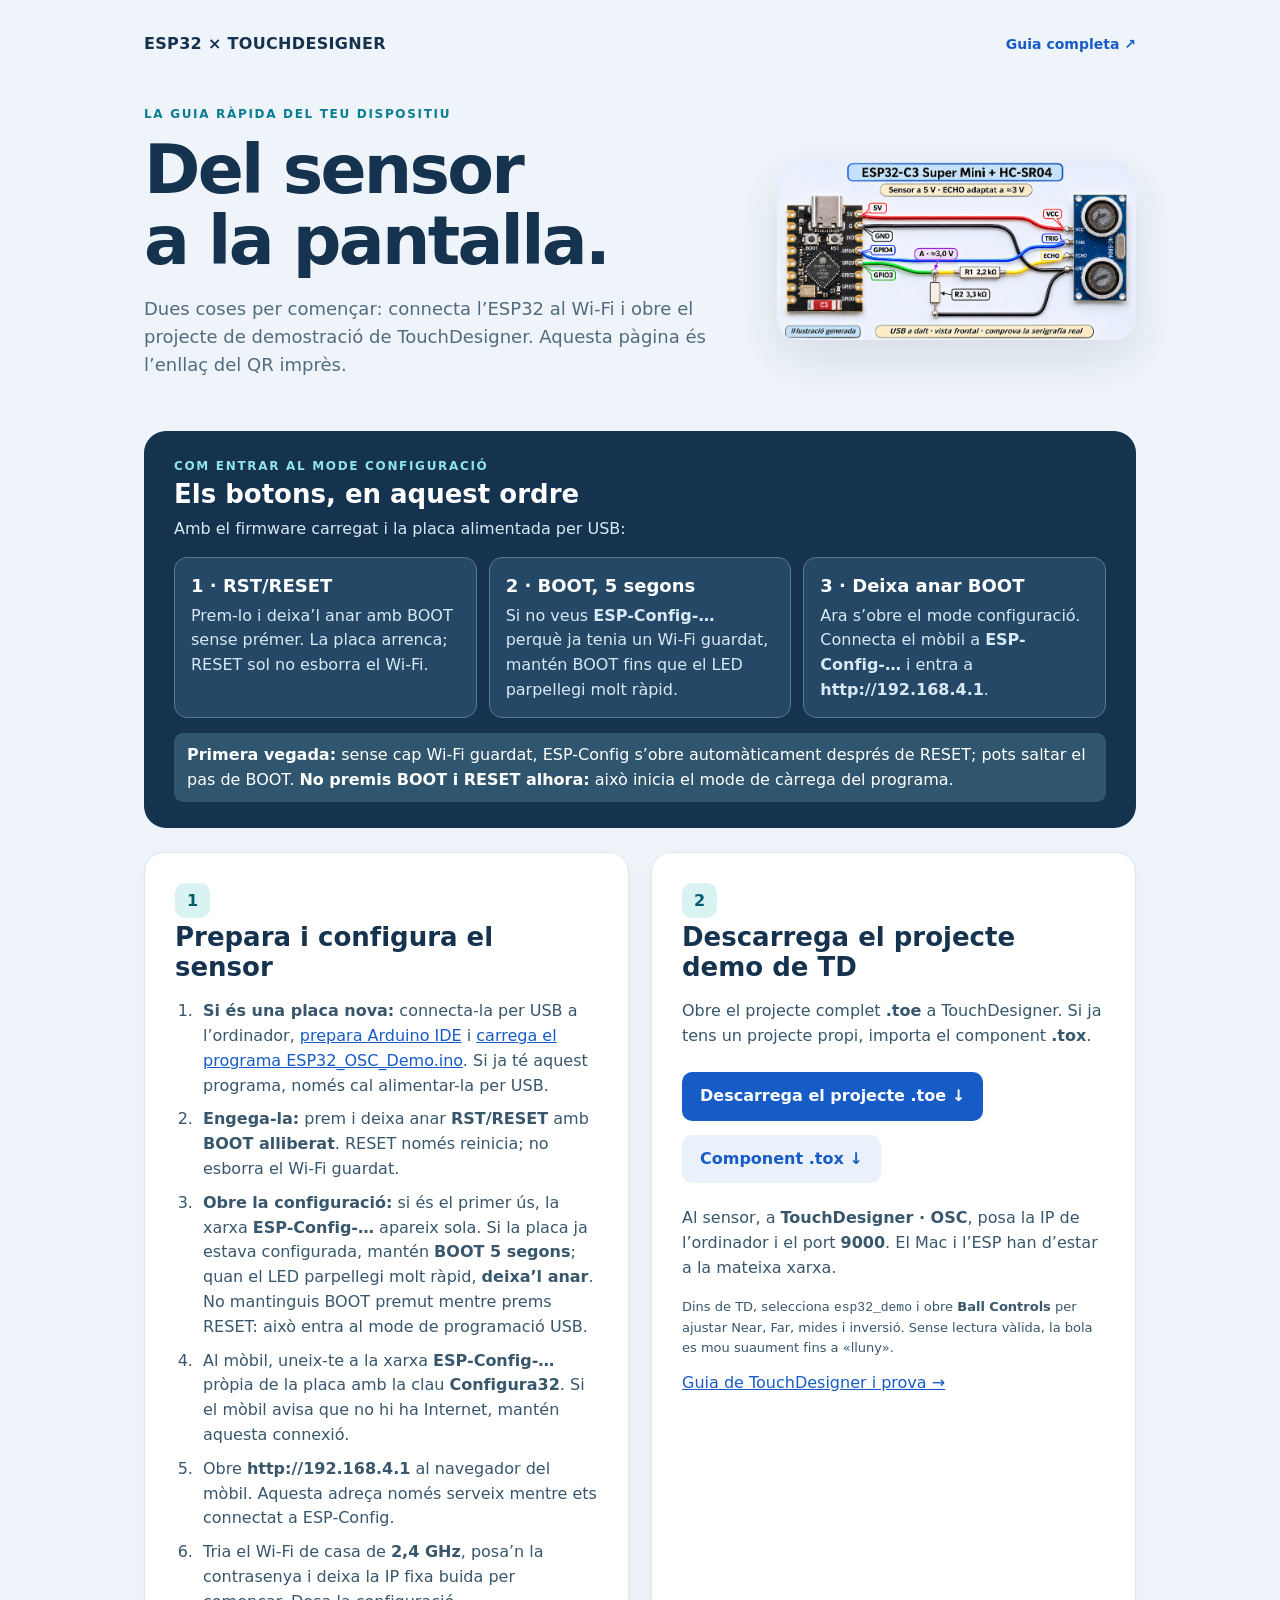
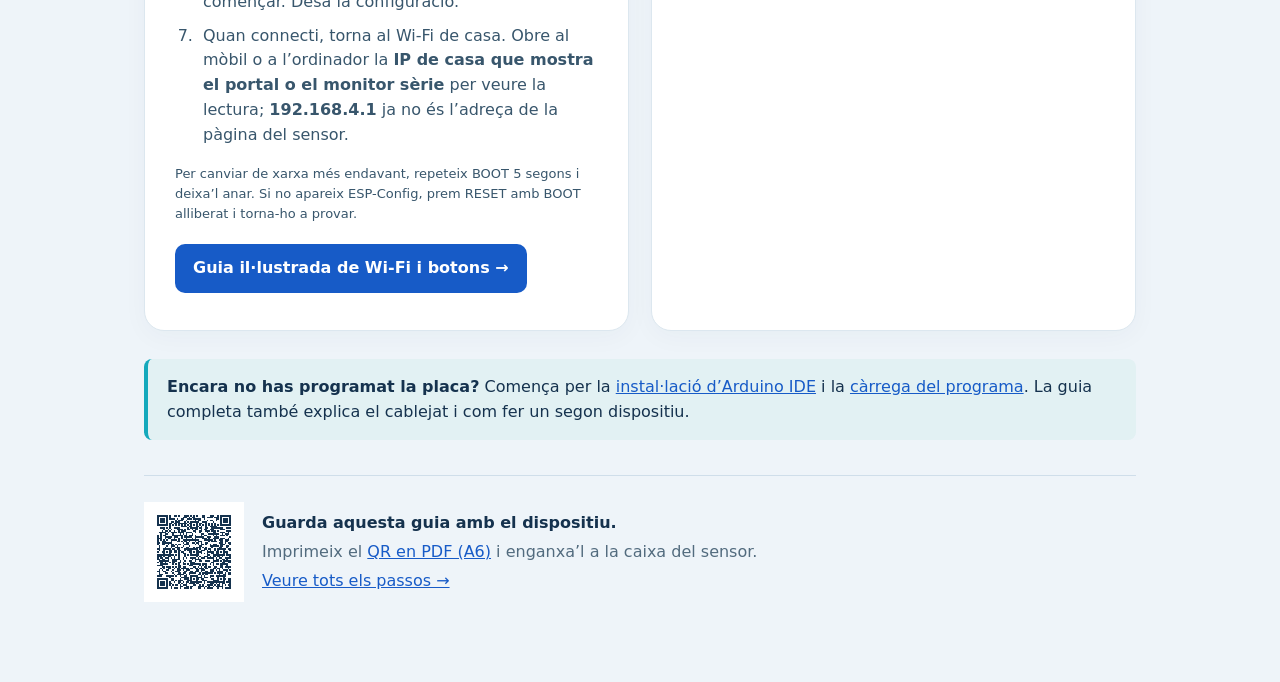
<file: docs/comenca.html>
<!doctype html>
<html lang="ca"><head><meta charset="utf-8"><meta name="viewport" content="width=device-width, initial-scale=1"><meta name="theme-color" content="#15324e"><meta name="description" content="Configura el Wi-Fi del sensor ESP32-C3 i descarrega el patch de TouchDesigner."><title>Comença aquí · Sensor ESP32 i TouchDesigner</title>
<style>
:root{--navy:#15324e;--blue:#175bc7;--teal:#14a9bc;--paper:#eef4f9;--muted:#526b7e}*{box-sizing:border-box}body{margin:0;background:var(--paper);color:var(--navy);font:16px/1.55 system-ui,-apple-system,BlinkMacSystemFont,"Segoe UI",sans-serif}a{color:var(--blue)}.shell{max-width:1040px;margin:auto;padding:32px 24px 80px}.top{display:flex;justify-content:space-between;gap:16px;align-items:center;margin-bottom:48px}.brand{font-weight:800;letter-spacing:.02em}.top a{text-decoration:none;font-size:14px;font-weight:650}.hero{display:grid;grid-template-columns:1.25fr .75fr;gap:35px;align-items:center;margin-bottom:34px}.kicker{color:#087d93;font-size:12px;letter-spacing:.14em;font-weight:800;text-transform:uppercase}h1{font-size:clamp(38px,6vw,68px);line-height:1.04;letter-spacing:-.04em;margin:12px 0 18px}h2{font-size:26px;line-height:1.15;margin:5px 0 15px}.lead{font-size:18px;color:var(--muted);max-width:600px}.hero img{width:100%;height:auto;border-radius:22px;box-shadow:0 18px 50px #15324e1c}.button-sequence{background:#15324e;color:#fff;border-radius:22px;padding:26px 30px;margin:0 0 24px}.button-sequence h2{margin:5px 0 7px}.button-sequence p{margin:0 0 15px;color:#d8e8f4}.button-sequence .steps{display:grid;grid-template-columns:repeat(3,1fr);gap:12px}.button-sequence .step{background:#244865;border:1px solid #5b7891;border-radius:13px;padding:14px 16px}.button-sequence .step b{display:block;color:#fff;font-size:18px;margin-bottom:4px}.button-sequence .step span{color:#d8e8f4}.button-sequence .alert{margin:15px 0 0;color:#fff;background:#2f566e;padding:10px 13px;border-radius:9px}@media(max-width:720px){.button-sequence .steps{grid-template-columns:1fr}.button-sequence{padding:22px}}.cards{display:grid;grid-template-columns:1fr 1fr;gap:22px}.card{background:#fff;border:1px solid #dce7ef;border-radius:20px;padding:30px;box-shadow:0 6px 26px #15324e09}.number{display:inline-grid;place-items:center;width:35px;height:35px;background:#d9f3f2;color:#075d6e;border-radius:10px;font-weight:800}.card p,.card li{color:#38566c}.card ol{padding-left:23px}.card li{padding-left:5px;margin:9px 0}.button{display:inline-block;background:var(--blue);color:#fff;text-decoration:none;border-radius:10px;padding:12px 18px;font-weight:700;margin:7px 8px 7px 0}.button.secondary{background:#eaf1fb;color:var(--blue)}.micro{font-size:13px;color:var(--muted)}.note{background:#e2f1f3;border-left:4px solid var(--teal);padding:16px 19px;border-radius:8px;margin:28px 0}.qr-row{display:flex;gap:18px;align-items:center;margin-top:35px;border-top:1px solid #cfdeea;padding-top:26px}.qr-row img{width:100px;height:100px;image-rendering:pixelated;background:white;padding:7px}.qr-row p{margin:4px 0;color:var(--muted)}@media(max-width:720px){.shell{padding:22px 17px 50px}.top{margin-bottom:30px}.hero,.cards{grid-template-columns:1fr}.hero{gap:20px}.hero img{max-height:240px;object-fit:cover}.card{padding:23px}.qr-row{align-items:flex-start}.qr-row img{width:75px;height:75px}}@media print{body{background:#fff}.shell{max-width:none}.hero img{max-width:260px}.cards{gap:15px}.card{box-shadow:none;break-inside:avoid}.qr-row{display:none}}
</style></head><body><div class="shell"><header class="top"><div class="brand">ESP32 × TOUCHDESIGNER</div><a href="index.html">Guia completa ↗</a></header>
<section class="hero"><div><div class="kicker">La guia ràpida del teu dispositiu</div><h1>Del sensor<br>a la pantalla.</h1><p class="lead">Dues coses per començar: connecta l’ESP32 al Wi-Fi i obre el projecte de demostració de TouchDesigner. Aquesta pàgina és l’enllaç del QR imprès.</p></div><img src="assets/connexio-illustrada.png" alt="ESP32-C3 Super Mini connectat al sensor HC-SR04 amb divisor de tensió" width="1774" height="887"></section>
<section class="button-sequence" aria-labelledby="botons"><div class="kicker" style="color:#8ee4ea">COM ENTRAR AL MODE CONFIGURACIÓ</div><h2 id="botons">Els botons, en aquest ordre</h2><p>Amb el firmware carregat i la placa alimentada per USB:</p><div class="steps"><div class="step"><b>1 · RST/RESET</b><span>Prem-lo i deixa’l anar amb BOOT sense prémer. La placa arrenca; RESET sol no esborra el Wi-Fi.</span></div><div class="step"><b>2 · BOOT, 5 segons</b><span>Si no veus <strong>ESP-Config-…</strong> perquè ja tenia un Wi-Fi guardat, mantén BOOT fins que el LED parpellegi molt ràpid.</span></div><div class="step"><b>3 · Deixa anar BOOT</b><span>Ara s’obre el mode configuració. Connecta el mòbil a <strong>ESP-Config-…</strong> i entra a <strong>http://192.168.4.1</strong>.</span></div></div><p class="alert"><strong>Primera vegada:</strong> sense cap Wi-Fi guardat, ESP-Config s’obre automàticament després de RESET; pots saltar el pas de BOOT. <strong>No premis BOOT i RESET alhora:</strong> això inicia el mode de càrrega del programa.</p></section>
<main class="cards"><section class="card"><span class="number">1</span><h2>Prepara i configura el sensor</h2><ol><li><strong>Si és una placa nova:</strong> connecta-la per USB a l’ordinador, <a href="index.html#arduino">prepara Arduino IDE</a> i <a href="index.html#programa">carrega el programa ESP32_OSC_Demo.ino</a>. Si ja té aquest programa, només cal alimentar-la per USB.</li><li><strong>Engega-la:</strong> prem i deixa anar <strong>RST/RESET</strong> amb <strong>BOOT alliberat</strong>. RESET només reinicia; no esborra el Wi-Fi guardat.</li><li><strong>Obre la configuració:</strong> si és el primer ús, la xarxa <strong>ESP-Config-…</strong> apareix sola. Si la placa ja estava configurada, mantén <strong>BOOT 5 segons</strong>; quan el LED parpellegi molt ràpid, <strong>deixa’l anar</strong>. No mantinguis BOOT premut mentre prems RESET: això entra al mode de programació USB.</li><li>Al mòbil, uneix-te a la xarxa <strong>ESP-Config-…</strong> pròpia de la placa amb la clau <strong>Configura32</strong>. Si el mòbil avisa que no hi ha Internet, mantén aquesta connexió.</li><li>Obre <strong>http://192.168.4.1</strong> al navegador del mòbil. Aquesta adreça només serveix mentre ets connectat a ESP-Config.</li><li>Tria el Wi-Fi de casa de <strong>2,4 GHz</strong>, posa’n la contrasenya i deixa la IP fixa buida per començar. Desa la configuració.</li><li>Quan connecti, torna al Wi-Fi de casa. Obre al mòbil o a l’ordinador la <strong>IP de casa que mostra el portal o el monitor sèrie</strong> per veure la lectura; <strong>192.168.4.1</strong> ja no és l’adreça de la pàgina del sensor.</li></ol><p class="micro">Per canviar de xarxa més endavant, repeteix BOOT 5 segons i deixa’l anar. Si no apareix ESP-Config, prem RESET amb BOOT alliberat i torna-ho a provar.</p><a class="button" href="index.html#wifi">Guia il·lustrada de Wi-Fi i botons →</a></section>
<section class="card"><span class="number">2</span><h2>Descarrega el projecte demo de TD</h2><p>Obre el projecte complet <strong>.toe</strong> a TouchDesigner. Si ja tens un projecte propi, importa el component <strong>.tox</strong>.</p><a class="button" href="downloads/Prova_ESP32_TouchDesigner.toe" download>Descarrega el projecte .toe ↓</a><a class="button secondary" href="downloads/Prova_ESP32_TouchDesigner.tox" download>Component .tox ↓</a><p>Al sensor, a <strong>TouchDesigner · OSC</strong>, posa la IP de l’ordinador i el port <strong>9000</strong>. El Mac i l’ESP han d’estar a la mateixa xarxa.</p><p class="micro">Dins de TD, selecciona <code>esp32_demo</code> i obre <strong>Ball Controls</strong> per ajustar Near, Far, mides i inversió. Sense lectura vàlida, la bola es mou suaument fins a «lluny».</p><a href="index.html#touchdesigner">Guia de TouchDesigner i prova →</a></section></main>
<aside class="note"><strong>Encara no has programat la placa?</strong> Comença per la <a href="index.html#arduino">instal·lació d’Arduino IDE</a> i la <a href="index.html#programa">càrrega del programa</a>. La guia completa també explica el cablejat i com fer un segon dispositiu.</aside>
<footer class="qr-row"><img src="assets/qr-guia.png" alt="Codi QR que obre aquesta pàgina"><div><strong>Guarda aquesta guia amb el dispositiu.</strong><p>Imprimeix el <a href="assets/qr-guia-imprimible.pdf" download>QR en PDF (A6)</a> i enganxa’l a la caixa del sensor.</p><a href="index.html">Veure tots els passos →</a></div></footer></div></body></html>
</file>
<file: docs/styles.css>
@charset "UTF-8";
:root{--ink:#173550;--muted:#5e7284;--blue:#2468da;--blue-dark:#174fae;--mint:#77d5cf;--page:#edf3f8;--line:#dce5ee;--card:#fff;--side:#15324e;--radius:20px;--shadow:0 10px 35px #17355006}
*{box-sizing:border-box}html{scroll-behavior:smooth}body{margin:0;font:16px/1.65 -apple-system,BlinkMacSystemFont,"Segoe UI",sans-serif;background:var(--page);color:var(--ink)}button,input,select{font:inherit}button,a,input,select,summary{-webkit-tap-highlight-color:transparent}a{color:var(--blue);text-underline-offset:4px}button{cursor:pointer}button:disabled{opacity:.4;cursor:default}button:focus-visible,a:focus-visible,input:focus-visible,select:focus-visible,summary:focus-visible{outline:3px solid #39a6c7;outline-offset:4px}h1,h2,h3,p{margin-top:0}h1{font-size:clamp(36px,4vw,63px);line-height:1.09;letter-spacing:-2.3px;font-weight:760;margin-bottom:24px}h2{font-size:23px;line-height:1.3;letter-spacing:-.55px;margin-bottom:20px}p{margin-bottom:16px}p:last-child{margin-bottom:0}img{display:block;max-width:100%;height:auto}figure{margin:25px 0 0}figcaption,.image-caption{font-size:12px;line-height:1.5;color:var(--muted);margin-top:10px}code{font-size:.88em;background:#eaf0f7;border-radius:5px;padding:2px 5px;overflow-wrap:anywhere}ul,ol{padding-left:23px;margin-bottom:18px}li{padding-left:4px;margin:9px 0}b,strong{font-weight:690}[hidden]{display:none!important}
.skip-link{position:fixed;top:-80px;left:20px;background:white;padding:12px;z-index:20}.skip-link:focus{top:15px}.sidebar{position:fixed;inset:0 auto 0 0;width:258px;background:var(--side);color:white;padding:34px 23px 20px;display:flex;flex-direction:column;z-index:5;overflow-y:auto}.brand{display:flex;align-items:center;gap:12px;text-decoration:none;color:white;font-size:28px;line-height:1.15;font-weight:730;letter-spacing:-1px}.brand-mark{font-size:18px;letter-spacing:-3px;border:1px solid #ffffff30;border-radius:13px;width:46px;height:46px;display:grid;place-content:center;color:var(--mint);padding-right:3px}.brand-sub{display:block;font-size:9px;font-weight:500;letter-spacing:1.8px;color:#a7bfd2;margin-top:8px}.side-intro{font-size:9px;letter-spacing:1.6px;color:#8faabd;margin:44px 11px 16px}.nav-step{display:flex;align-items:center;gap:12px;color:#bed0df;text-decoration:none;border-radius:9px;font-size:13px;padding:10px 12px;margin-bottom:4px;line-height:1.4;transition:.15s}.nav-step:hover{background:#ffffff08;color:white}.nav-step.active{background:#ffffff12;color:white}.nav-num{display:grid;place-content:center;border:1px solid #ffffff24;border-radius:7px;width:25px;height:25px;font-size:10px;flex:0 0 auto;color:#9fb9cf}.nav-step.active .nav-num{background:var(--mint);color:var(--side);border-color:var(--mint)}.nav-step.done .nav-num{color:var(--mint);border-color:#77d5cf60}.nav-step.active.done .nav-num{color:var(--side)}.side-bottom{margin-top:auto;padding:30px 11px 0;font-size:10px;color:#a7bfd2}progress{display:block;width:100%;height:5px;appearance:none;border:0;border-radius:4px;overflow:hidden;background:#ffffff1c;margin-top:12px}progress::-webkit-progress-bar{background:#ffffff1c}progress::-webkit-progress-value{background:var(--mint)}progress::-moz-progress-bar{background:var(--mint)}.side-bottom p{font-size:10px;color:#8faabd;margin:12px 0 0}.text-button{background:none;border:0;color:inherit;padding:8px 0;font-size:10px;text-decoration:underline;text-underline-offset:3px}.repo-link{display:block;color:#d2e1eb;text-decoration:none;border-top:1px solid #ffffff1c;padding-top:16px;margin-top:13px;font-size:11px}
.workspace{margin-left:258px}.topbar{height:74px;border-bottom:1px solid var(--line);display:flex;align-items:center;justify-content:space-between;padding:0 46px;background:#f7fafc}.topbar-title{font-size:12px;font-weight:650;letter-spacing:.1px}.muted{color:var(--muted);font-weight:400;margin-left:8px}.small-link{font-size:12px;text-decoration:none}main{max-width:1260px;padding:38px 46px 26px;margin:auto;outline:none}.mobile-nav{display:none}.step-heading{display:flex;justify-content:space-between;align-items:center;margin-bottom:34px;gap:18px}.eyebrow{font-size:10px;letter-spacing:1.7px;font-weight:700;color:#5a748b}.version-badge{font-size:10px;padding:5px 10px;background:#e1eeea;border:1px solid #cce1d9;border-radius:100px;white-space:nowrap;color:#3d6d61}.version-badge i{display:inline-block;width:5px;height:5px;border-radius:50%;background:#3d9277;margin-right:4px}.lead{font-size:18px;line-height:1.65;color:var(--muted);max-width:690px;margin-bottom:30px}.hero{display:grid;grid-template-columns:.9fr 1.1fr;align-items:center;gap:32px;margin:18px 0 38px}.hero h1{font-size:clamp(38px,3.8vw,61px)}.accent{color:var(--blue)}.hero .lead{font-size:16px;margin-bottom:22px}.hero-tags{display:flex;gap:7px;flex-wrap:wrap}.hero-tags span{font-size:9px;letter-spacing:.2px;border:1px solid #cedbe7;padding:4px 7px;border-radius:5px;color:#546f86}.hero-visual{min-width:0;background:white;border-radius:var(--radius);padding:10px 10px 13px;box-shadow:var(--shadow);border:1px solid #e2e9ef;transform:rotate(1deg)}.hero-visual img{border-radius:12px}.image-caption{display:block;text-align:center;font-size:10px}.card{padding:29px 31px;background:var(--card);border:1px solid #e1e8ef;border-radius:var(--radius);margin:22px 0;box-shadow:var(--shadow)}.card-kicker{display:block;font-size:9px;letter-spacing:1.7px;font-weight:700;color:var(--blue);margin-bottom:11px}.two-col{display:grid;grid-template-columns:1fr 1fr;gap:22px}.two-col .card{margin:0}.two-col{margin:25px 0}.notice{border-radius:13px;padding:20px 23px;background:#e8f1fc;border:1px solid #d3e3f7;margin:22px 0;font-size:14px}.notice p{margin:6px 0 0}.notice.status{border-left:3px solid var(--blue)}.notice.warning{background:#fff5e3;border-color:#eddcb7;color:#79551d}.hint,.source{font-size:12px;line-height:1.65;color:var(--muted)}.source{margin:24px 2px}.materials{font-size:14px;margin-bottom:15px}.path-strip{display:flex;align-items:center;justify-content:space-between;gap:15px;padding:26px 8px;font-size:10px;letter-spacing:.4px;color:var(--muted)}.path-strip b{font-size:13px;letter-spacing:0;display:block;color:var(--ink);margin-top:4px}.path-strip i{font-size:25px;font-style:normal;color:#8da8bc}.instructions{counter-reset:guide;list-style:none;padding:0;margin-top:25px}.instructions li{position:relative;padding-left:40px;margin:0 0 22px;min-height:28px}.instructions li:before{counter-increment:guide;content:counter(guide);position:absolute;left:0;top:1px;background:#edf3fb;color:var(--blue);font-size:11px;display:grid;place-content:center;border-radius:8px;width:26px;height:26px;font-weight:700}.instructions[start="3"]{counter-reset:guide 2}.copy-line{display:flex;align-items:stretch;justify-content:space-between;background:#eff4fa;border:1px solid var(--line);border-radius:9px;overflow:hidden;margin:20px 0}.copy-line code{background:none;padding:16px;font-size:12px;word-break:break-all}.copy-line button{border:0;border-left:1px solid var(--line);padding:0 15px;background:white;font-size:12px;color:var(--blue)}.ide-mock{border:1px solid #d2e2e5;border-radius:12px;background:#192b32;color:white;margin:26px 0 12px;max-width:550px;overflow:hidden}.mock-toolbar{font-size:9px;letter-spacing:1px;background:#14242a;padding:11px 18px;color:#a7bdc6}.mock-toolbar span{float:right;font-size:11px;letter-spacing:0}.mock-package{display:flex;align-items:center;gap:18px;padding:26px 22px}.chip-icon{font-size:38px;color:#76c7c4}.mock-package b{font-size:22px}.mock-package small{display:block;font-size:12px;color:#aec4cb}.installed{display:inline-block;font-size:10px;padding:3px 7px;background:#2a4c51;color:#7cdbd1;border-radius:4px;margin-top:10px}.mock-check{margin-left:auto;font-size:28px;color:#7cdbd1}.settings-table{background:#f5f8fc;border-radius:12px;margin:25px 0;padding:0 20px}.settings-table>div{display:flex;justify-content:space-between;gap:20px;padding:15px 0;border-bottom:1px solid var(--line);font-size:13px}.settings-table>div:last-child{border:0}.settings-table span{color:var(--muted)}.settings-table b{text-align:right}summary{font-weight:680;cursor:pointer;list-style-position:outside;padding-right:10px}details>p:first-of-type{margin-top:20px}details[open]>summary{margin-bottom:20px}details.card{padding-top:23px;padding-bottom:23px}
.button{display:inline-flex;align-items:center;justify-content:center;gap:6px;border-radius:9px;padding:11px 18px;border:1px solid transparent;text-decoration:none;font-size:12px;font-weight:650;line-height:1.5;transition:background .15s}.primary{background:var(--blue);color:white}.primary:hover{background:var(--blue-dark)}.secondary{background:white;border-color:#c8d8e6;color:var(--ink)}.secondary:hover{background:#f5f8fc}.quiet{background:transparent;color:var(--muted)}.quiet:hover{background:#e0eaf3}.button-row{display:flex;flex-wrap:wrap;gap:10px;margin:20px 0}.terminal{padding:22px;background:#15324e;border-radius:13px;color:#9fe2da;font:11px/1.9 ui-monospace,SFMono-Regular,Consolas,monospace;overflow:auto}.terminal span{display:block;white-space:nowrap}.code-view{background:#112b41;color:#d7e8f2;padding:20px;max-height:440px;overflow:auto;border-radius:12px;font-size:12px;line-height:1.65}.code-view code{background:none;color:inherit;padding:0;font-size:inherit;overflow-wrap:normal}.table-wrap{overflow-x:auto}table{width:100%;border-collapse:collapse;font-size:13px;text-align:left}th{font-size:10px;letter-spacing:.5px;text-transform:uppercase;color:var(--muted);padding:13px 12px;border-bottom:1px solid #c9d7e4}td{padding:16px 12px;border-bottom:1px solid #e6edf4;vertical-align:top}tbody tr:last-child td{border-bottom:0}td:first-child{font-weight:650;min-width:130px}.segmented{display:inline-flex;padding:4px;border-radius:9px;background:#eaf0f7;gap:3px;margin:0 0 28px}.segmented button{padding:8px 15px;border:0;background:none;border-radius:6px;font-size:12px;color:var(--muted)}.segmented button.active{background:white;box-shadow:0 2px 7px #17355012;color:var(--blue);font-weight:650}.network-view{display:flex;flex-wrap:wrap;align-items:center;justify-content:center;gap:17px;text-align:center;background:#f5f8fc;border:1px dashed #cbdbe9;padding:26px;border-radius:13px}.network-device{min-width:115px;font-size:25px}.network-device b{display:block;font-size:14px}.network-device small{display:block;font-size:11px;color:var(--muted)}.network-device code{display:inline-block;font-size:11px;margin-top:5px}.network-arrow{color:var(--blue);font-size:28px}.network-view>p{width:100%;font-size:12px;color:var(--muted);margin-top:12px}.led-grid{display:grid;grid-template-columns:repeat(4,1fr);gap:18px;margin:26px 0}.led-grid>div{background:#f4f7fb;border-radius:12px;padding:18px 14px}.led{display:block;width:11px;height:11px;border-radius:50%;background:#2674f1;box-shadow:0 0 12px #2674f14d;margin-bottom:16px}.led-grid b{display:block;font-size:12px;line-height:1.4;margin-bottom:6px}.led-grid span{font-size:11px;line-height:1.45;color:var(--muted);display:block}.led.slow{animation:blink 1.6s steps(1) infinite}.led.regular{animation:blink .5s steps(1) infinite}.led.fast{animation:blink .16s steps(1) infinite}@keyframes blink{50%{opacity:.15;box-shadow:none}}.notebook{border-top:3px solid var(--blue)}.form-grid{display:grid;grid-template-columns:1fr 1fr;gap:18px;margin:22px 0}.form-grid label{font-size:12px;font-weight:650}.form-grid input{display:block;width:100%;margin-top:8px;border:1px solid #c5d5e3;background:#f9fbfd;color:var(--ink);padding:11px 12px;border-radius:8px;font-size:14px}.td-image{border-radius:12px;background:#19354c;border:1px solid var(--line)}.wiring-figure{margin-bottom:25px}.image-zoom{padding:0;background:white;border:1px solid #d4e0eb;border-radius:16px;overflow:hidden;width:100%;text-align:left;position:relative;cursor:zoom-in}.image-zoom img{width:100%}.image-zoom>span{position:absolute;bottom:12px;right:12px;font-size:10px;padding:6px 10px;border-radius:5px;background:#15324eea;color:white;box-shadow:0 2px 8px #0002}.circuit{padding:24px;background:#f0f5fa;border-radius:12px;overflow:auto;font:14px/1.8 ui-monospace,SFMono-Regular,Consolas,monospace}.checklist label{display:flex;align-items:flex-start;gap:13px;margin:15px 0;padding:13px;background:#f3f7fb;border-radius:9px;font-size:14px}.checklist input{margin-top:5px}.checklist label:has(input:checked){background:#ebf5ef;color:#386951}.final-card{background:#15324e;color:white;border-color:transparent}.final-card .card-kicker{color:var(--mint)}.final-card p{color:#c6d7e3}.final-card .secondary{background:transparent;color:white;border-color:#ffffff50}.step-footer{border-top:1px solid #cfdeeb;display:flex;align-items:center;justify-content:space-between;gap:20px;margin-top:45px;padding-top:25px}.complete-control{display:flex;align-items:center;gap:10px;font-size:12px;font-weight:650;cursor:pointer}.complete-control input,.checklist input{accent-color:var(--blue);width:17px;height:17px;flex:0 0 auto}.step-actions{display:flex;gap:8px}.guide-footer{display:flex;justify-content:space-between;gap:20px;color:#7e91a1;font-size:9px;margin:43px 0 0}.noscript{background:#fff1cf;padding:25px;position:fixed;bottom:0;left:0;right:0;z-index:20}dialog{border:1px solid #c6d3e0;border-radius:18px;padding:15px;max-width:96vw;max-height:95vh;width:1500px;box-shadow:0 20px 100px #0005;background:#f6f9fc}dialog::backdrop{background:#09253ede;backdrop-filter:blur(5px)}dialog img{width:100%;margin-top:12px;max-height:82vh;object-fit:contain}#close-image{display:block;margin-left:auto}#toast{position:fixed;bottom:24px;left:calc(50% + 129px);transform:translate(-50%,20px);background:#15324e;color:white;border-radius:9px;padding:10px 18px;box-shadow:0 6px 25px #17355030;font-size:13px;opacity:0;pointer-events:none;z-index:25;transition:.2s}#toast.show{opacity:1;transform:translate(-50%,0)}
@media(min-width:1600px){main{padding-top:52px}.hero{margin-top:30px}.sidebar{width:280px;padding-left:27px;padding-right:27px}.workspace{margin-left:280px}.topbar{padding-left:max(46px,calc((100vw - 1450px)/2))}.nav-step{font-size:14px}}
@media(max-width:1150px){.sidebar{width:225px;padding:27px 17px}.workspace{margin-left:225px}main{padding:30px}.topbar{padding:0 30px}.hero{grid-template-columns:1fr;gap:25px}.hero-visual{max-width:650px;transform:none}.hero h1{font-size:56px}.hero .lead{max-width:580px}.led-grid{grid-template-columns:1fr 1fr}.card{padding:25px}.two-col{gap:15px}.brand{font-size:25px}.brand-sub{font-size:8px}.side-intro{font-size:8px}#toast{left:calc(50% + 112px)}}
@media(max-width:760px){.sidebar{position:static;width:100%;padding:17px 22px;overflow:visible}.brand{font-size:23px;gap:10px}.brand-mark{width:37px;height:37px;font-size:16px}.brand-sub{font-size:7px;margin-top:5px}.side-intro,#step-nav,.side-bottom{display:none}.workspace{margin:0}.topbar{height:50px;padding:0 22px}.topbar-title{font-size:10px}.topbar-title .muted{display:none}.small-link{font-size:10px}main{padding:23px 20px}.mobile-nav{display:block;margin-bottom:25px}.mobile-nav label{display:block;font-size:10px;color:var(--muted);margin-bottom:7px}.mobile-nav select{width:100%;background:white;color:var(--ink);border:1px solid #cbd9e6;border-radius:8px;padding:11px;font-size:13px}.step-heading{margin-bottom:27px;gap:8px;align-items:flex-start}.eyebrow{font-size:8px;letter-spacing:1px;padding-top:5px}.version-badge{font-size:8px;padding:4px 7px}h1,.hero h1{font-size:43px;letter-spacing:-1.9px}.hero{margin:0 0 26px;gap:25px}.hero .lead{font-size:16px}.lead{font-size:16px}.hero-tags span{font-size:8px}.two-col{grid-template-columns:1fr}.card{padding:23px 20px;border-radius:15px;margin:18px 0}h2{font-size:21px}.notice{padding:17px 18px;font-size:13px}.path-strip{padding:15px 0;gap:8px;font-size:9px}.path-strip b{font-size:10px}.path-strip i{font-size:17px}.instructions{font-size:14px}.instructions li{padding-left:34px;margin-bottom:22px}.copy-line code{font-size:10px;padding:12px}.copy-line button{font-size:11px;padding:0 10px}.settings-table{padding:0 13px}.settings-table>div{font-size:11px;gap:10px}.button{font-size:11px;padding:10px 13px}.network-view{padding:20px 10px;gap:7px}.network-device{min-width:78px;font-size:22px}.network-device b{font-size:12px}.network-device small{font-size:9px;max-width:95px}.network-arrow{font-size:19px}.network-view>p{font-size:11px}.form-grid{grid-template-columns:1fr}.step-footer{align-items:flex-start;flex-direction:column;margin-top:30px}.step-actions{width:100%;justify-content:space-between}.complete-control{font-size:12px}.guide-footer{flex-direction:column;gap:6px;margin-top:33px}.circuit{font-size:11px;padding:18px 10px}.table-wrap{margin-left:-5px;margin-right:-5px}td,th{padding:12px 8px;font-size:12px}.image-zoom>span{bottom:7px;right:7px;font-size:8px}.checklist label{font-size:12px}.led-grid{gap:10px}.led-grid>div{padding:14px 12px}#toast{left:50%;max-width:90vw;text-align:center;width:max-content}}
@media(prefers-reduced-motion:reduce){*{scroll-behavior:auto!important;animation:none!important;transition:none!important}}
@media print{body{background:white;color:#172e42;font-size:11pt}.sidebar,.topbar,.step-heading,.mobile-nav,.step-footer,.guide-footer,.button-row,button,.segmented,dialog,#toast,.skip-link{display:none!important}.workspace{margin:0}main{max-width:none;padding:0}.step[hidden]{display:block!important}.step{break-before:page}.step:first-of-type{break-before:auto}.hero{display:block}.hero-visual{max-width:450px;margin-top:20px}.hero h1,h1{font-size:30pt}.lead{font-size:13pt}.card{box-shadow:none;padding:16px;border:1px solid #bbb;break-inside:avoid}.notice{break-inside:avoid}.two-col{display:block}.two-col .card{margin:20px 0}.image-zoom{display:block!important}.image-zoom>span{display:none}.code-view,#code-details{display:none}.network-view[hidden]{display:flex!important}.led{animation:none!important}a{color:inherit}.instructions li{font-size:11pt}.hero-visual img{max-height:230px;object-fit:contain}.wiring-figure img{max-height:420px;object-fit:contain}.td-image{max-height:350px;object-fit:contain}.card details{display:block}details>summary{font-size:12pt}input{border:1px solid #777}.form-grid{grid-template-columns:1fr 1fr}}

.photo-references figure{margin:0}.photo-references .image-zoom{height:350px;display:flex;align-items:center;justify-content:center}.photo-references img{max-height:325px;width:auto;max-width:100%;object-fit:contain}.sensor-reference{max-width:620px;margin:28px auto 0}.sensor-reference img{max-height:300px;object-fit:contain}.photo-references figcaption{font-size:12px}@media(max-width:760px){.photo-references .image-zoom{height:300px}.photo-references img{max-height:280px}}
</file>
